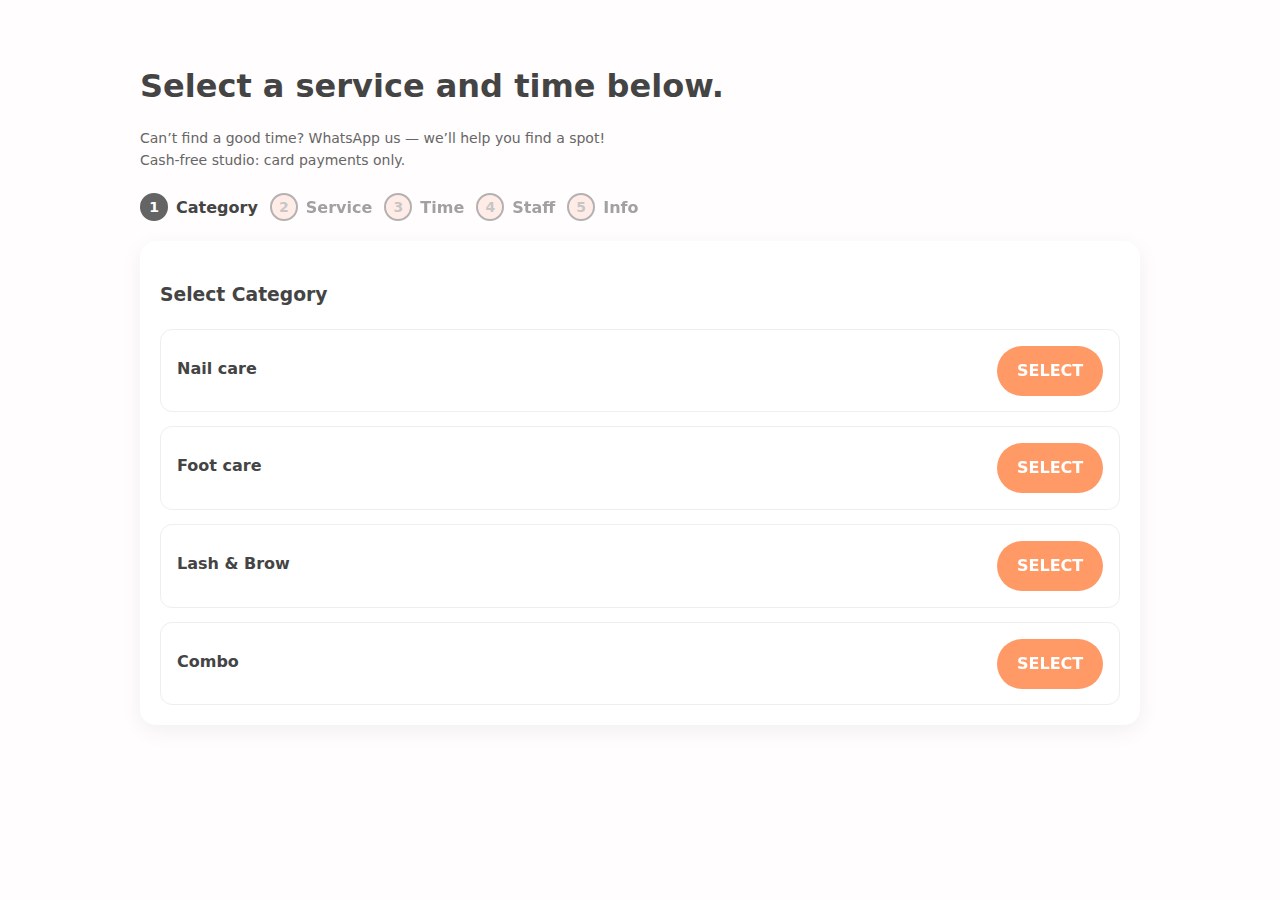
<file: booking.html>
<!DOCTYPE html>
<html lang="en">
<head>
  <meta charset="utf-8" />
  <meta name="viewport" content="width=device-width,initial-scale=1" />
  <title>Book Appointment</title>
  <link rel="stylesheet" href="styles.css" />
  <style>

    #booking { background:#fde7ef1a; min-height:100vh; padding:40px 0; }
    #booking .container { max-width: 1000px; }
    .stepper { display:flex; gap:12px; flex-wrap:wrap; margin-bottom:20px; font-weight:600; }
    .stepper .dot{ width:28px; height:28px; border-radius:50%; display:inline-grid; place-items:center; border:2px solid #000; font-size:14px; }
    .stepper .active .dot{ background:#000; color:#fff; }
    .stepper .item{ display:flex; align-items:center; gap:8px; opacity:.5 }
    .stepper .active{ opacity:1 }
    .panel{ background:#fff; border-radius:16px; box-shadow:0 6px 22px rgba(0,0,0,.06); padding:20px; }
    .grid{ display:grid; gap:14px; }
    .grid.cols-1{ grid-template-columns:1fr; }
    .grid.cols-2{ grid-template-columns:repeat(2,1fr); }
    .grid.cols-3{ grid-template-columns:repeat(3,1fr); }
    .row{ display:flex; justify-content:space-between; align-items:center; padding:16px; border:1px solid #eee; border-radius:12px; background:#fff; }
    .row:hover{ border-color:#ddd; }
    .row h4{ margin:0 0 4px; font-size:16px; }
    .muted{ color:#666; font-size:14px; }
    .btn.select { padding:10px 16px; font-weight:700; }
    .btn--primary{ background:#ff9966; color:#fff; }
    .actions{ display:flex; gap:12px; margin-top:18px; }
    .hidden{ display:none !important; }

    .time-grid{ display:grid; grid-template-columns:repeat(5,1fr); gap:10px; }
    .slot{ padding:12px; border:1px solid #ddd; border-radius:10px; text-align:center; cursor:pointer; }
    .slot.selected{ outline:3px solid #000; }

    .staff{ display:grid; grid-template-columns:1fr; gap:12px; }
    .staff .row img{ width:72px; height:72px; border-radius:10px; object-fit:cover; margin-right:12px; }

    .summary{ background:#ffe6ef; border:1px solid #ffd3e3; }
    .form { display:grid; grid-template-columns:1fr 1fr; gap:14px; }
    .form .full{ grid-column:1 / -1; }
    .field label{ display:block; font-weight:600; margin-bottom:6px; }
    .field input, .field textarea{
      width:100%; padding:10px 12px; border:1px solid #ddd; border-radius:8px; font:inherit;
    }

    #booking .btn.squishy{ border-radius:999px; padding:10px 18px; }

    .bk-modal{ position:fixed; inset:0; display:none; place-items:center; z-index:1000; }
    .bk-modal:not(.hidden){ display:grid; }
    .bk-modal .bk-modal__backdrop{ position:absolute; inset:0; background:rgba(0,0,0,.45); }
    .bk-modal .bk-modal__dialog{
  position:relative; background:#fff; width:min(560px, 92vw);
  border-radius:16px; box-shadow:0 12px 40px rgba(0,0,0,.18); padding:20px;
}

  </style>
</head>

<body>
  <main id="booking">
    <div class="container">
      <h1 style="margin-bottom:8px;">Select a service and time below.</h1>
      <p class="muted" style="margin-bottom:22px;">
        Can’t find a good time? WhatsApp us — we’ll help you find a spot!<br/>
        Cash-free studio: card payments only.
      </p>

      <!-- Stepper -->
      <div id="stepper" class="stepper"></div>

      <!-- Panels -->
      <section id="step-1" class="panel">
        <h3>Select Category</h3>
        <div id="cat-list" class="grid cols-1" style="margin-top:12px;"></div>
      </section>

      <section id="step-2" class="panel hidden">
        <h3 id="svc-title">Choose a service</h3>
        <div id="svc-list" class="grid cols-1" style="margin-top:12px;"></div>
        <div class="actions"><button class="btn" id="back-2">Back</button></div>
      </section>

      <section id="step-3" class="panel hidden">
        <h3>Pick a time</h3>
        <div id="time-grid" class="time-grid" style="margin-top:12px;"></div>
        <div class="actions"><button class="btn" id="back-3">Back</button></div>
      </section>

      <section id="step-4" class="panel hidden">
        <h3>Select a staff member</h3>
        <div id="staff-list" class="staff" style="margin-top:12px;"></div>
        <div class="actions"><button class="btn" id="back-4">Back</button></div>
      </section>

      <section id="step-5" class="panel hidden">
        <h3>Appointment summary</h3>
        <div id="summary" class="panel summary" style="margin-top:12px;"></div>

        <h3 style="margin-top:18px;">Your information</h3>
        <form id="info-form" class="form" autocomplete="on">
          <div class="field"><label>First name*</label><input required name="firstName" /></div>
          <div class="field"><label>Last name*</label><input required name="lastName" /></div>
          <div class="field"><label>Phone*</label><input required name="phone" placeholder="+358 ..." /></div>
          <div class="field"><label>Email*</label><input required type="email" name="email" /></div>
          <div class="field full"><label>Notes (optional)</label><textarea name="notes" rows="3"></textarea></div>
        </form>

        <div class="actions">
          <button class="btn" id="back-5">Back</button>
          <button class="btn btn--primary squishy" id="confirm">Confirm appointment</button>
        </div>
      </section>
    </div>
  </main>

  <div id="bk-modal" class="bk-modal hidden">
    <div class="bk-modal__backdrop"></div>
    <div class="bk-modal__dialog">
      <h3 style="margin:0 0 10px;">Confirm your appointment</h3>
      <div id="bk-modal-body" class="muted" style="margin-bottom:16px;"></div>
      <div class="actions">
        <button id="bk-modal-cancel" class="btn">Cancel</button>
        <button id="bk-modal-submit" class="btn btn--primary squishy">Confirm booking</button>
      </div>
    </div>
  </div>

  <script src="booking.js"></script>
</body>
</html>
</file>
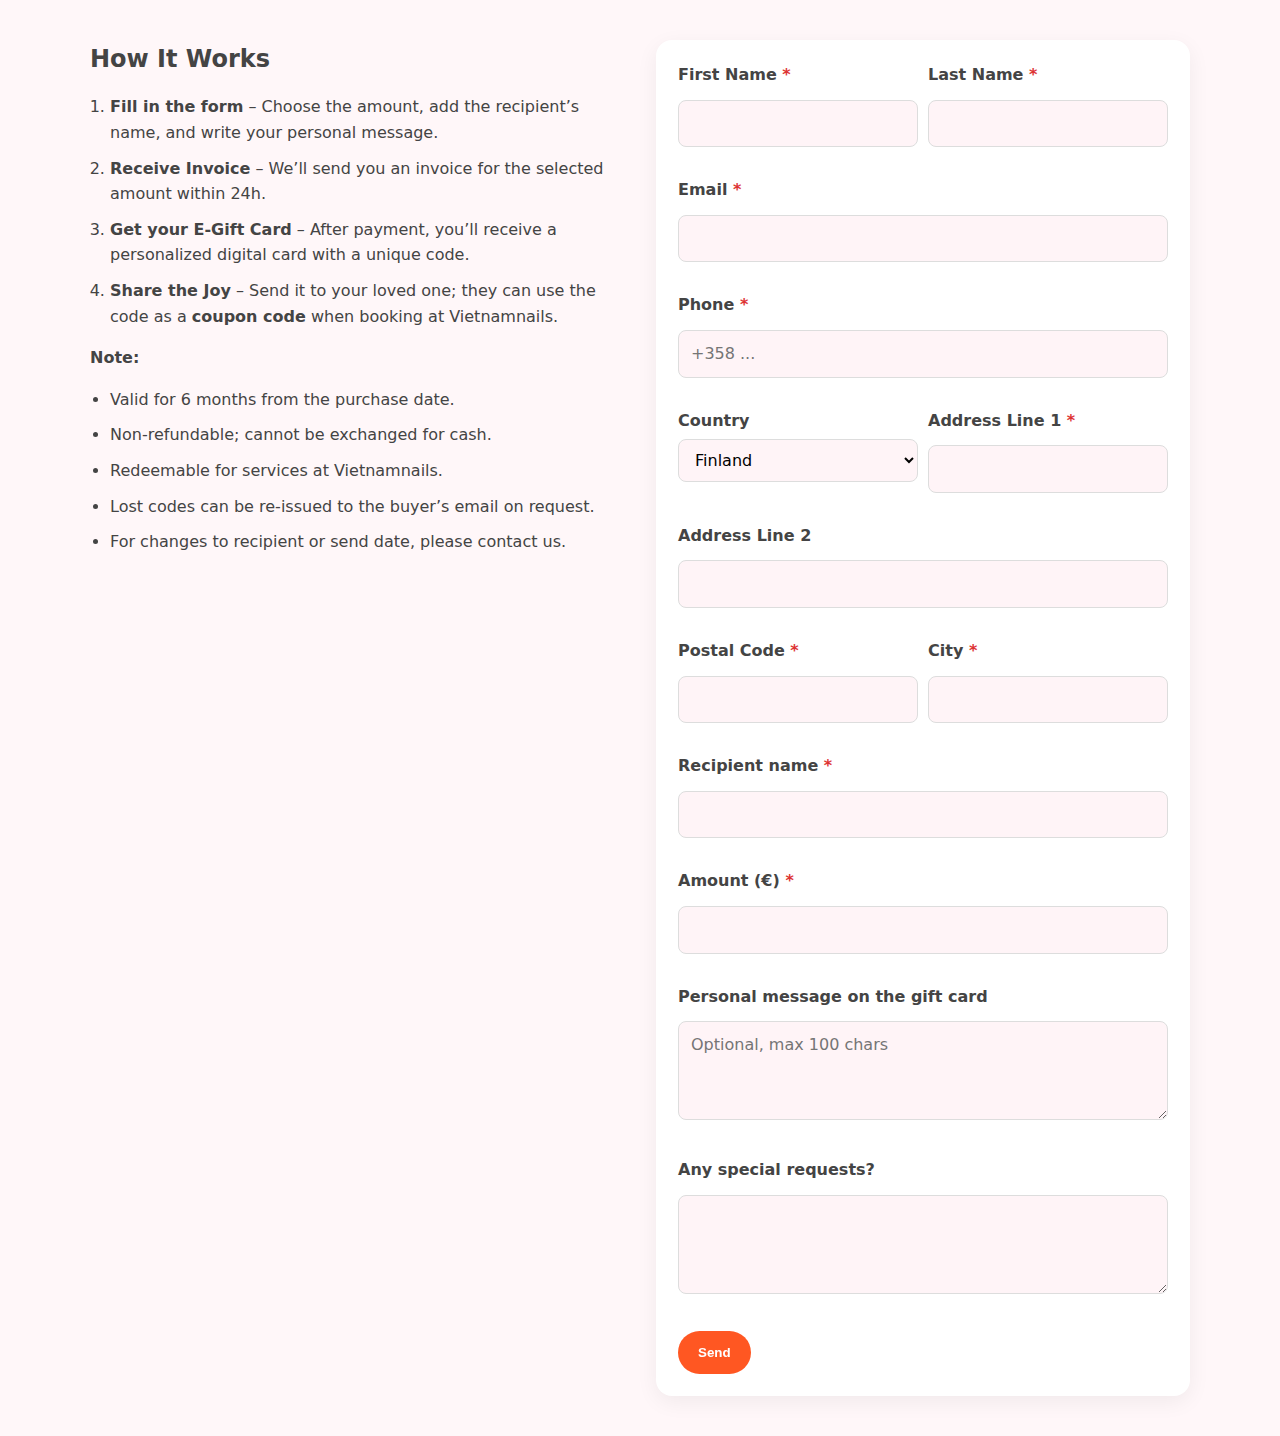
<file: gift.html>
<!DOCTYPE html>
<html lang="en">
<head>
  <meta charset="utf-8" />
  <meta name="viewport" content="width=device-width,initial-scale=1" />
  <title>Buy e-Gift Card</title>
  <link rel="stylesheet" href="styles.css" />
  <style>
 
    .gift-page { padding: 40px 0; background: #fff7f9; min-height: 100vh; }
    .gift-wrap { max-width: 1100px; margin: 0 auto; display: grid; grid-template-columns: 1fr 1fr; gap: 32px; }
    .gift-how h2 { margin: 0 0 14px; }
    .gift-how ol { padding-left: 20px; }
    .gift-how li { margin-bottom: 10px; line-height: 1.6; }
    .gift-how .note { margin-top: 16px; font-weight: 700; }
    .gift-how ul { padding-left: 20px; }
    .gift-form { background: #fff; border-radius: 16px; padding: 22px; box-shadow: 0 6px 22px rgba(0,0,0,.06); }
    .row-2 { display: grid; grid-template-columns: 1fr 1fr; gap: 10px; }
    .field { margin-bottom: 14px; }
    .field label { display: block; font-weight: 600; margin-bottom: 6px; }
    .field input, .field textarea, .field select {
      width: 100%; padding: 10px 12px; border: 1px solid #ddd; border-radius: 8px; background: #fff4f7; font: inherit;
    }
    .actions { margin-top: 12px; }
    .success-panel {
      background: #fff; border: 1px solid #ffd3e3; border-radius: 16px; padding: 24px;
      box-shadow: 0 6px 22px rgba(0,0,0,.06);
    }
    .success-panel h2 { margin-top: 0; }
    @media (max-width: 900px){ .gift-wrap { grid-template-columns: 1fr; } }
  </style>
</head>
<body>
  <main class="gift-page">
    <div class="gift-wrap">
     
      <section class="gift-how">
        <h2>How It Works</h2>
        <ol>
          <li><strong>Fill in the form</strong> – Choose the amount, add the recipient’s name, and write your personal message.</li>
          <li><strong>Receive Invoice</strong> – We’ll send you an invoice for the selected amount within 24h.</li>
          <li><strong>Get your E-Gift Card</strong> – After payment, you’ll receive a personalized digital card with a unique code.</li>
          <li><strong>Share the Joy</strong> – Send it to your loved one; they can use the code as a <strong>coupon code</strong> when booking at Vietnamnails.</li>
        </ol>

        <p class="note">Note:</p>
        <ul>
          <li>Valid for 6 months from the purchase date.</li>
          <li>Non-refundable; cannot be exchanged for cash.</li>
          <li>Redeemable for services at Vietnamnails.</li>
          <li>Lost codes can be re-issued to the buyer’s email on request.</li>
          <li>For changes to recipient or send date, please contact us.</li>
        </ul>
      </section>

      <section id="giftFormSection" class="gift-form">
        <form id="giftForm" novalidate>
          <div class="row-2">
            <div class="field">
              <label>First Name <span style="color:#d33">*</span></label>
              <input name="firstName" required />
            </div>
            <div class="field">
              <label>Last Name <span style="color:#d33">*</span></label>
              <input name="lastName" required />
            </div>
          </div>

          <div class="field">
            <label>Email <span style="color:#d33">*</span></label>
            <input type="email" name="email" required />
          </div>

          <div class="field">
            <label>Phone <span style="color:#d33">*</span></label>
            <input name="phone" required placeholder="+358 ..." />
          </div>

          <div class="row-2">
            <div class="field">
              <label>Country</label>
              <select name="country">
                <option value="Finland" selected>Finland</option>
                <option value="Vietnam">Vietnam</option>
                <option value="Other">Other</option>
              </select>
            </div>
            <div class="field">
              <label>Address Line 1 <span style="color:#d33">*</span></label>
              <input name="addr1" required />
            </div>
          </div>

          <div class="field">
            <label>Address Line 2</label>
            <input name="addr2" />
          </div>

          <div class="row-2">
            <div class="field">
              <label>Postal Code <span style="color:#d33">*</span></label>
              <input name="postal" required />
            </div>
            <div class="field">
              <label>City <span style="color:#d33">*</span></label>
              <input name="city" required />
            </div>
          </div>

          <div class="field">
            <label>Recipient name <span style="color:#d33">*</span></label>
            <input name="recipient" required />
          </div>

          <div class="field">
            <label>Amount (€) <span style="color:#d33">*</span></label>
            <input type="number" name="amount" required min="1" step="1" />
          </div>

          <div class="field">
            <label>Personal message on the gift card</label>
            <textarea name="message" rows="3" placeholder="Optional, max 100 chars"></textarea>
          </div>

          <div class="field">
            <label>Any special requests?</label>
            <textarea name="requests" rows="3"></textarea>
          </div>

          <div class="actions">
            <button class="btn btn--primary squishy" type="submit">Send</button>
          </div>
        </form>
      </section>
    </div>
  </main>

  <script>
    
    const form = document.getElementById('giftForm');
    const section = document.getElementById('giftFormSection');

    form.addEventListener('submit', function(e){
      e.preventDefault();
      if (!form.reportValidity()) return;

      const data = Object.fromEntries(new FormData(form).entries());
      console.log('Gift form payload:', data);

      section.innerHTML = `
        <div class="success-panel">
          <h2>Thanks! Your e-Gift Card request has been sent.</h2>
          <p>We will email you an invoice within 24 hours. After payment, your personalized e-Gift Card with a unique code will be delivered to your email.</p>
          <p>If you need to change the recipient or send date, just reply to our email and we’ll help.</p>
          <div class="actions">
            <a class="btn btn--primary squishy" href="index.html">Back to home</a>
          </div>
        </div>`;
      window.scrollTo({ top: 0, behavior: 'smooth' });
    });
  </script>
</body>
</html>
</file>
<file: styles.css>
:root{
  --primary:#FF5722;        /* buttons */
  --bg:#FFF1F2;             /* body background */
  --soft:#F8BBD0;           /* soft pink */
  --coral:#FF8A65;          /* coral accent */
  --text:#333333;           /* headings */
  --body:#444444;           /* body text */
  --white:#FFFFFF;
}

*{box-sizing:border-box}
html,body{margin:0;padding:0}
body{
  font-family:Inter,system-ui,-apple-system,Segoe UI,Roboto,Arial,sans-serif;
  color:var(--body);
  background:var(--bg);
  line-height:1.6;
}

.container{width:min(1200px,92%);margin-inline:auto}

.site-header{
  position:sticky; top:0; z-index:50;
  background:rgba(255,241,242,.9);
  backdrop-filter:saturate(180%) blur(8px);
  border-bottom:1px solid #ffdfe6;
}
.nav{display:flex;align-items:center;gap:24px;padding:14px 0}
.brand{display:flex;align-items:center;gap:10px;text-decoration:none;color:var(--text)}
.brand__logo {
  height: 90px;       
  width: auto;        
  max-height: 100%;   
  object-fit: contain;
}

.brand__text{font-weight:700;font-size:22px}
.menu{display:flex;gap:20px;margin-left:auto}
.menu a{color:var(--text);text-decoration:none;font-weight:600;opacity:.9}
.menu a:hover{opacity:1}

.btn{
  display:inline-block; padding:12px 18px; border-radius:999px;
  text-decoration:none; font-weight:700; border:2px solid transparent;
  transition:transform .12s ease, box-shadow .2s ease, background .2s ease, color .2s ease;
  will-change:transform;
}
.btn--primary{background:var(--primary); color:var(--white)}
.btn--primary:hover{transform:translateY(-1px); box-shadow:0 6px 18px rgba(255,87,34,.25)}
.btn--ghost{background:transparent;border-color:#ffb59f;color:var(--primary)}
.btn--ghost:hover{background:#ffe5dc}
.btn--book{margin-left:8px}

.hamburger{display:none;margin-left:8px;background:none;border:0;padding:6px}
.hamburger span{display:block;height:2px;width:22px;background:#333;margin:5px 0;border-radius:2px}

.hero{ padding: 32px 0 0; }               
.hero__grid{
  display: grid;
  grid-template-columns: 1.05fr .95fr;    
  gap: 20px;                             
  align-items: center;
}
.hero h1{ font-family:"Playfair Display",serif; color:var(--text); font-size:40px; line-height:1.1; margin:0 0 8px; } /* ↓ từ 48px */
.hero .sub{ margin: 0 0 12px; }           
.hero__photo{
  aspect-ratio: 4/5;
  border-radius: 20px;
  overflow: hidden;
  box-shadow: 0 8px 40px rgba(0,0,0,.08);
  max-height: 520px;                       
}

.eyebrow{letter-spacing:.2em;text-transform:uppercase;color:#ff7043;font-weight:700;margin:0 0 6px}
.hero .sub{max-width:52ch;margin:0 0 18px}

.hero__photo{aspect-ratio:4/5;border-radius:22px;overflow:hidden;box-shadow:0 8px 40px rgba(0,0,0,.08)}
.hero__photo img{width:100%;height: 100%;object-fit:cover}

.hero__cta{display:flex;gap:12px;margin:8px 0 14px}

.badges{display:flex;gap:10px;flex-wrap:wrap}
.badge{
  background:var(--soft);color:#8b2b47;
  border-radius:999px;padding:8px 14px;font-weight:700;font-size:14px;
  display:inline-flex;align-items:center;
}

.squishy{transition:transform .08s ease}
.squishy:hover{transform:scale(1.05)}
.squishy:active{transform:scale(.98)}

.scroller{
  margin-top: 22px;
  padding-block: 18px;        
  border-top: 1px dashed #ffd1c6;
  border-bottom: 1px dashed #ffd1c6;
  background: #ffe9e3;
}

.scroller__track{
  display: flex;
  gap: 18px;                  
  align-items: center;
  padding: 14px 12px;         
  animation: marquee 24s linear infinite;
}

.scroller__track img{
  height: 140px;            
  width: auto;
  border-radius: 12px;
  flex: 0 0 auto;
  object-fit: cover;
  box-shadow: 0 4px 12px rgba(0,0,0,.1);
  transition: transform .2s ease;
}
.scroller__track img:hover{ transform: scale(1.04); }

@media (max-width: 1024px){
  .scroller__track img{ height: 110px; }
}
@media (max-width: 760px){
  .scroller__track img{ height: 90px; }   
}

@keyframes marquee{
  0%{transform:translateX(0)}
  100%{transform:translateX(-50%)}
}

.section{padding:64px 0}
.section--alt{background:none !important;}
.section__title{
  font-family:"Playfair Display", serif;
  color:var(--text);font-size:34px;margin:0 0 22px;text-align:left
}

.round-grid{display:grid;grid-template-columns:repeat(4,1fr);gap:26px}
.round-card{
  background:#fff;border-radius:16px;padding:18px;text-align:center;
  box-shadow:0 6px 20px rgba(255,137,101,.12);border:1px solid #ffe1d6
}
.round-card__img{
  width:160px;height:160px;margin:8px auto 12px;border-radius:50%;
  overflow:hidden;box-shadow:inset 0 0 0 10px #fff4f0
}
.round-card__img img{width:100%;height:100%;object-fit:cover}
.round-card h3{margin:6px 0 6px;color:var(--text)}
.round-card p{margin:0 0 8px}
.link{color:var(--primary);text-decoration:none;font-weight:700}
.link:hover{text-decoration:underline}

.team-grid{display:grid;grid-template-columns:repeat(4,1fr);gap:22px}
.team-card{
  background:#fff;border-radius:16px;padding:18px;text-align:center;border:1px solid #ffe1d6
}
.team-card img{width:100%;aspect-ratio:3/4;object-fit:cover;border-radius:12px;background:#f7e8e5}
.team-card h3{margin:10px 0 2px;color:var(--text);font-weight:700}
.team-card p{margin:0}

.section--gift{background:radial-gradient(1200px 400px at 15% 20%, #ffe1d6, #fff1f2 60%, #fff0)}
.gift{display:grid;grid-template-columns:1fr 1fr;gap:24px;align-items:center}

.gift {
  display: flex;
  align-items: center;
  justify-content: space-between;
  flex-wrap: wrap;
  gap: 40px;
}

.gift__text {
  flex: 1 1 40%;
  min-width: 300px;
}

.gift__cards {
  flex: 1 1 50%;
  text-align: center;
}

.gift__cards img {
  width: 100%;
  max-width: 500px;     
  height: auto;
  border-radius: 12px;  
  box-shadow: 0 4px 16px rgba(0,0,0,0.15);
  transition: transform 0.3s ease;
}

.gift__cards img:hover {
  transform: scale(1.03); 
}

.price-grid{display:grid;grid-template-columns:repeat(3,1fr);gap:20px}
.price-card{
  background:#fff;border:1px solid #ffe1d6;border-radius:16px;padding:20px;text-align:center;
  box-shadow:0 6px 18px rgba(0,0,0,.06)
}
.price-card .price{font-size:28px;font-weight:800;color:#ff5c3a;margin:6px 0}

.testimonials{display:grid;place-items:center;text-align:center}
.quote{font-family:"Playfair Display",serif;color:#5e2c2c;font-size:22px;max-width:40ch}
.dots{display:flex;gap:8px;margin-top:10px}
.dot{width:8px;height:8px;border-radius:50%;background:#ffc7b6;opacity:.6}
.dot.is-active{opacity:1;background:var(--primary)}

.footer{background:#ffefe9;margin-top:30px;border-top:1px solid #ffd7cc}
.footer__grid{display:grid;grid-template-columns:repeat(3,1fr);gap:20px;padding:28px 0}
.footer h4{margin:0 0 8px;color:var(--text)}
.footer__bar{text-align:center;padding:10px 0;border-top:1px solid #ffd7cc;font-size:14px}

@media (max-width: 1024px){
  .hero__grid{grid-template-columns:1fr}
  .hero__right{order:-1}
  .round-grid{grid-template-columns:repeat(2,1fr)}
  .team-grid{grid-template-columns:repeat(2,1fr)}
  .gift{grid-template-columns:1fr}
  .gift__cards{justify-content:flex-start}
}
@media (max-width: 760px){
  .menu{display:none;position:absolute;inset:64px 0 auto 0;background:#fff;box-shadow:0 12px 30px rgba(0,0,0,.1);padding:14px 20px}
  .menu a{display:block;padding:10px 0}
  .hamburger{display:block}
  .hero h1{font-size:38px}
  .scroller__track img{height:66px}
  .price-grid{grid-template-columns:1fr}
  .footer__grid{grid-template-columns:1fr}
}
.menu.is-open{display:block}

.svc {
  max-width: 1200px;
  margin: 32px auto;
  padding: 0 16px;
  display: grid;
  grid-template-columns: repeat(auto-fit, minmax(260px, 1fr));
  gap: 24px;
}

.svc-card {
  background: #fff;
  border-radius: 16px;
  box-shadow: 0 6px 22px rgba(0,0,0,.06);
  padding: 18px 18px 16px;
  display: flex;             
  flex-direction: column;
}

.svc__actions {
  margin-top: auto;          
}
.svc__media {
  width: 160px; height: 160px;
  border-radius: 50%;
  overflow: hidden;
  margin: 6px auto 12px;    
}
.svc__media img { width: 100%; height: 100%; object-fit: cover; display: block; }


.svc__body {
  text-align: left;         
  color: #444;
  display: flex;
  flex-direction: column;
  gap: 8px;
  min-height: 110px;       
  flex: 1; 
}


.svc__title { margin: 0; font-weight: 700; font-size: 18px; color: #222; }

.svc__actions {
  margin-top: auto;        
}
.svc__actions .btn-book {
  display: inline-block;
  color: #ff5722;
  font-weight: 700;
  text-decoration: none;
  padding: 0;              
}
.svc__actions .btn-book:hover { text-decoration: underline; }

#prices .price-card{
  display: flex;
  flex-direction: column;
  justify-content: flex-start;   
  min-height: 260px;          
  text-align: center;
}

#prices .price__actions{
  margin-top: auto;          
  display: flex;
  justify-content: center;     
  padding-top: 12px;
}

.gift-modal {
  position: fixed;
  inset: 0;
  display: none;
  place-items: center;
  z-index: 999;
}

.gift-modal:not(.hidden) { display: grid; }

.gift-modal__backdrop {
  position: absolute;
  inset: 0;
  background: rgba(0,0,0,0.45);
}

.gift-modal__dialog {
  position: relative;
  background: #fff;
  border-radius: 16px;
  padding: 30px;
  width: min(800px, 90vw);
  max-height: 90vh;
  overflow-y: auto;
  box-shadow: 0 12px 32px rgba(0,0,0,0.2);
}

.gift-modal h2 { margin-top: 0; }

.gift-form input,
.gift-form textarea {
  width: 100%;
  margin: 6px 0 16px;
  padding: 10px;
  border: 1px solid #ddd;
  border-radius: 6px;
  background: #fff4f7;
}

.gift-form .two-cols {
  display: grid;
  grid-template-columns: 1fr 1fr;
  gap: 10px;
}

.close-btn {
  position: absolute;
  top: 10px;
  right: 16px;
  background: none;
  border: none;
  font-size: 28px;
  cursor: pointer;
  line-height: 1;
}

#reviews {
  background: #ffeef4;
  overflow: hidden;            
}

#reviews .section__title {
  text-align: center;              
  margin-bottom: 14px;
}


.reviews__slider {
  position: relative;
  width: 100vw;                  
  margin-left: calc(50% - 50vw);   
  overflow: hidden;
}

.reviews__track {
  display: flex;
  transition: transform 0.5s ease;
  width: 100%;
  margin: 0;
  padding: 0;
  gap: 0;                    
}
.review {
  flex: 0 0 100vw;
  margin: 0;
  padding: 30px 28px;
  background: #fff;
  border-radius: 16px;
  text-align: center;
  box-shadow: 0 6px 22px rgba(0,0,0,0.06);
  display: grid;
  place-items: center;               
}

.review__stars {
  font-size: 22px;
  letter-spacing: 2px;
  margin-bottom: 10px;
  color: #ffb400;
}

.review__text {
  max-width: 800px;
  margin: 0 auto 16px;
  line-height: 1.6;
}

.review__author {
  display: inline-flex;
  align-items: center;
  gap: 10px;
}

.review__avatar {
  width: 40px;
  height: 40px;
  border-radius: 50%;
  object-fit: cover;
  border: 1px solid #ccc;
}

.reviews__nav {
  position: absolute;
  top: 50%;
  transform: translateY(-50%);
  width: 40px;
  height: 40px;
  border-radius: 50%;
  border: 1px solid #ccc;
  background: #fff;
  cursor: pointer;
  display: grid;
  place-items: center;
  opacity: 0.9;
  transition: 0.2s;
  z-index: 2;
}
.reviews__nav:hover { background: #ffe0ea; opacity: 1; }
.reviews__nav.prev { left: 16px; }
.reviews__nav.next { right: 16px; }

.reviews__dots {
  display: flex;
  justify-content: center;
  gap: 8px;
  margin-top: 14px;
}
.reviews__dots button {
  width: 8px;
  height: 8px;
  border-radius: 50%;
  border: none;
  background: #d9bfc7;
  cursor: pointer;
}
.reviews__dots button.active { background: #ff7a59; }

@media (max-width: 480px){
  .review { padding: 22px 16px; }
  .review__text { max-width: 90vw; }
}

html, body { overflow-x: hidden; }

.footer {
  background: #ff5a2f; 
  color: #fff;
  position: relative;
  padding: 60px 0 40px;
  text-align: left;
}

.footer .footer__grid {
  position: relative;
  z-index: 2;         
}
.footer h4, .footer p, .footer a { color:#fff; }

.footer__grid {
  position: relative;
  z-index: 2;
  display: flex;
  justify-content: space-between;
  align-items: flex-start;
  flex-wrap: wrap;
  gap: 40px;
}

.footer__grid > div {
  flex: 1;
  min-width: 220px;
}

.footer h4 {
  color: #fff;
  font-size: 18px;
  margin-bottom: 10px;
}

.footer p {
  margin: 6px 0;
  color: #fff;
}

.footer a {
  color: #fff;
  text-decoration: none;
}
.footer a:hover {
  text-decoration: underline;
}

@media (max-width: 768px) {
  .footer__grid {
    flex-direction: column;
    text-align: center;
  }
  .footer__grid > div {
    min-width: unset;
  }
}

.section { padding-block: 24px !important; }
.section + .section { margin-top: 0 !important; }
.section__title { margin: 0 0 16px !important; }
.round-grid, .price-grid, .team-grid { row-gap: 16px !important; column-gap: 24px !important; }
.svc-card, .price-card { margin: 0 !important; }
.svc-card .svc__body, .price-card { padding-block: 20px !important; }
.svc__body p:last-child, .price-card p:last-child { margin-bottom: 0 !important; }
.section > .container > *:last-child { margin-bottom: 0 !important; }

body { background:#fff !important; }
.section--alt, #reviews { background:none !important; }
.footer { margin-top:0 !important; border:none !important; background:#ff5a2f !important; color:#fff; }

.section{ background:#FFF1F2; }

.section--orange{
  background:#ff5a2f;
  color:#fff;
}
.section--orange a{ color:#fff; }
.section--orange .section__title{ color:#fff; }

.section--white{ background:#ffffff; }

.footer{ background:#ff5a2f !important; color:#fff; }

.section--orange .team-card h3 { 
  color: #222 !important;
}

.section--orange .team-card p { 
  display: block !important;
  visibility: visible !important;
  opacity: 1 !important;
  color: #444 !important;  
  margin: 0 !important;
  line-height: 1.4 !important;
  font-size: 15px !important;
}

.section--orange .team-card {
  color: #444 !important;
}
</file>
